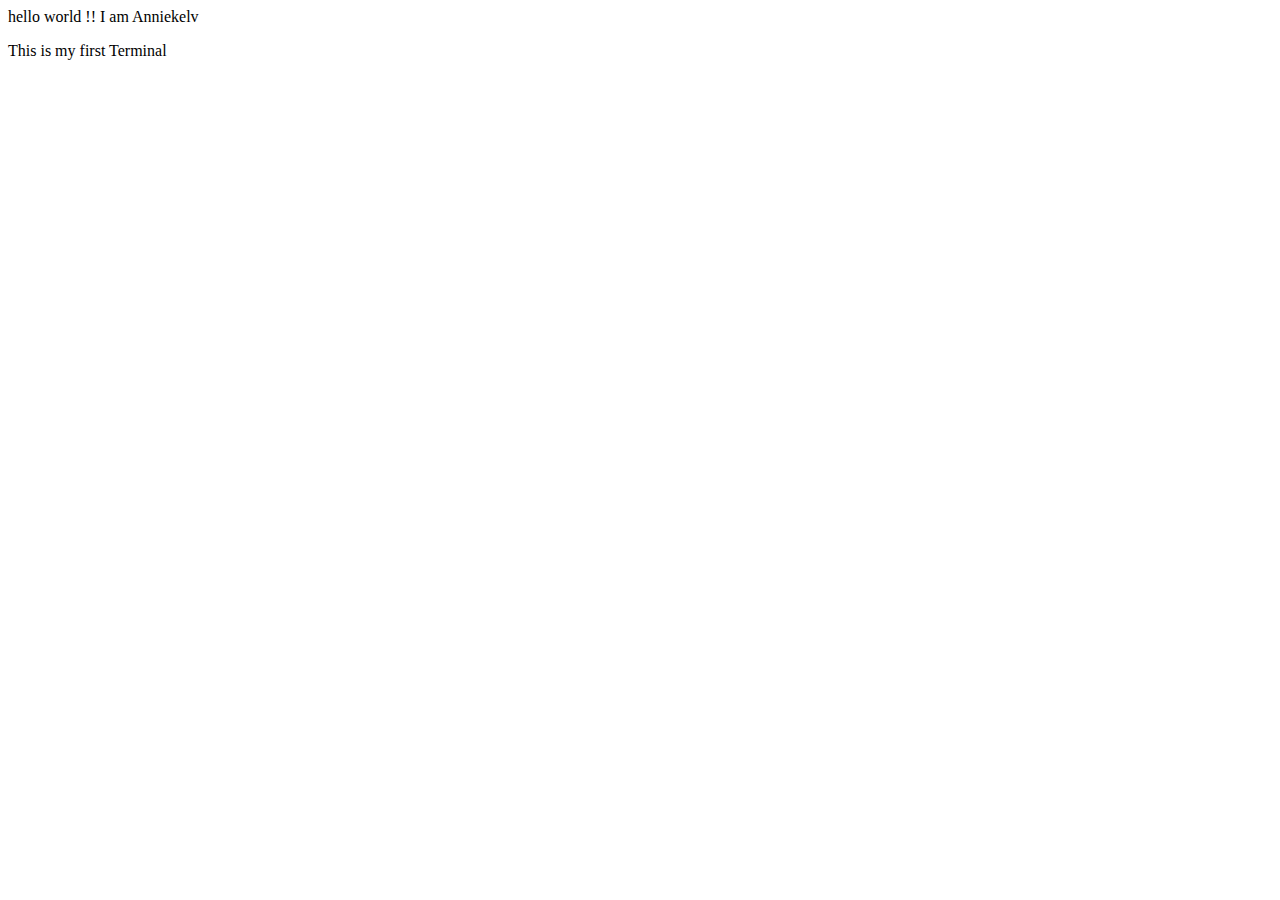
<file: index.html>
<!DOCTYPE html>
<html lang="en" dir="ltr">
  <head>
    <meta charset="utf-8">
    <title>Document</title>
  </head>
  <body>
hello world !!
I am Anniekelv
<p>This is my first Terminal</p>
  </body>
</html>
</file>
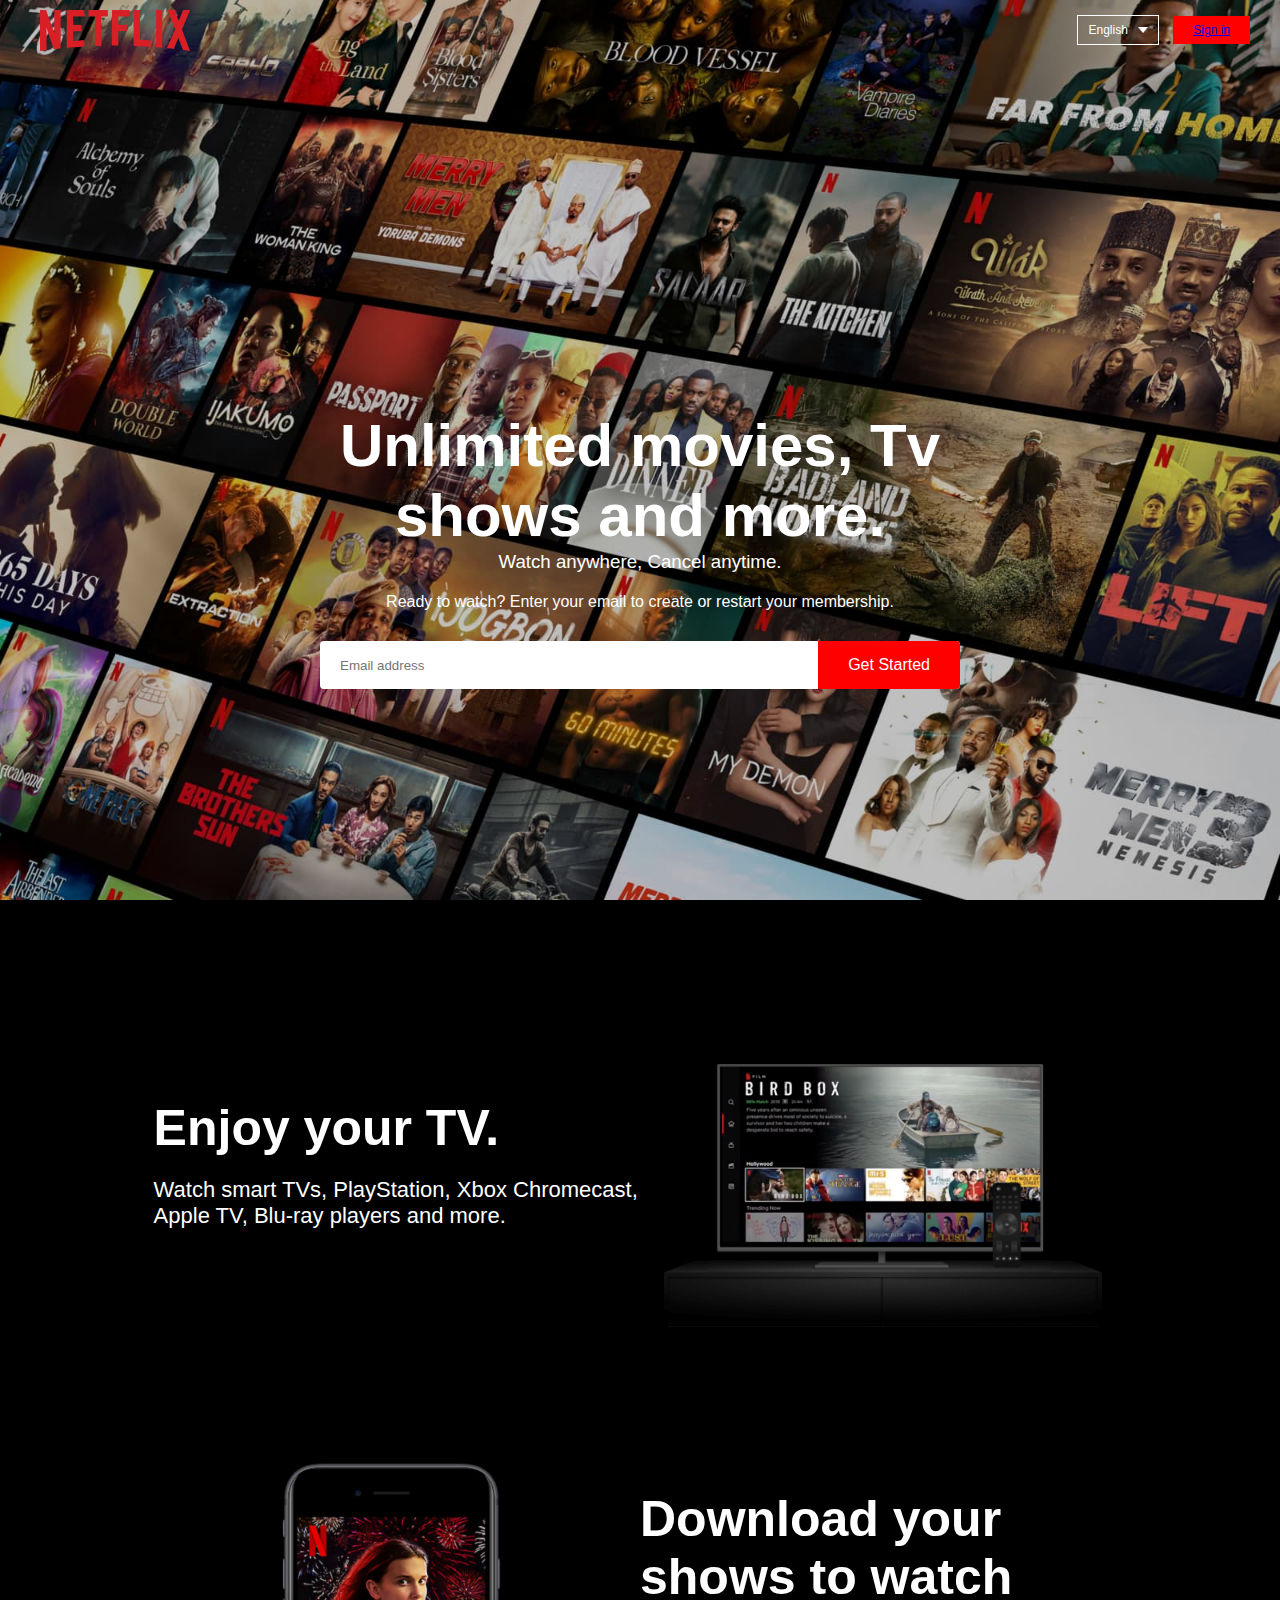
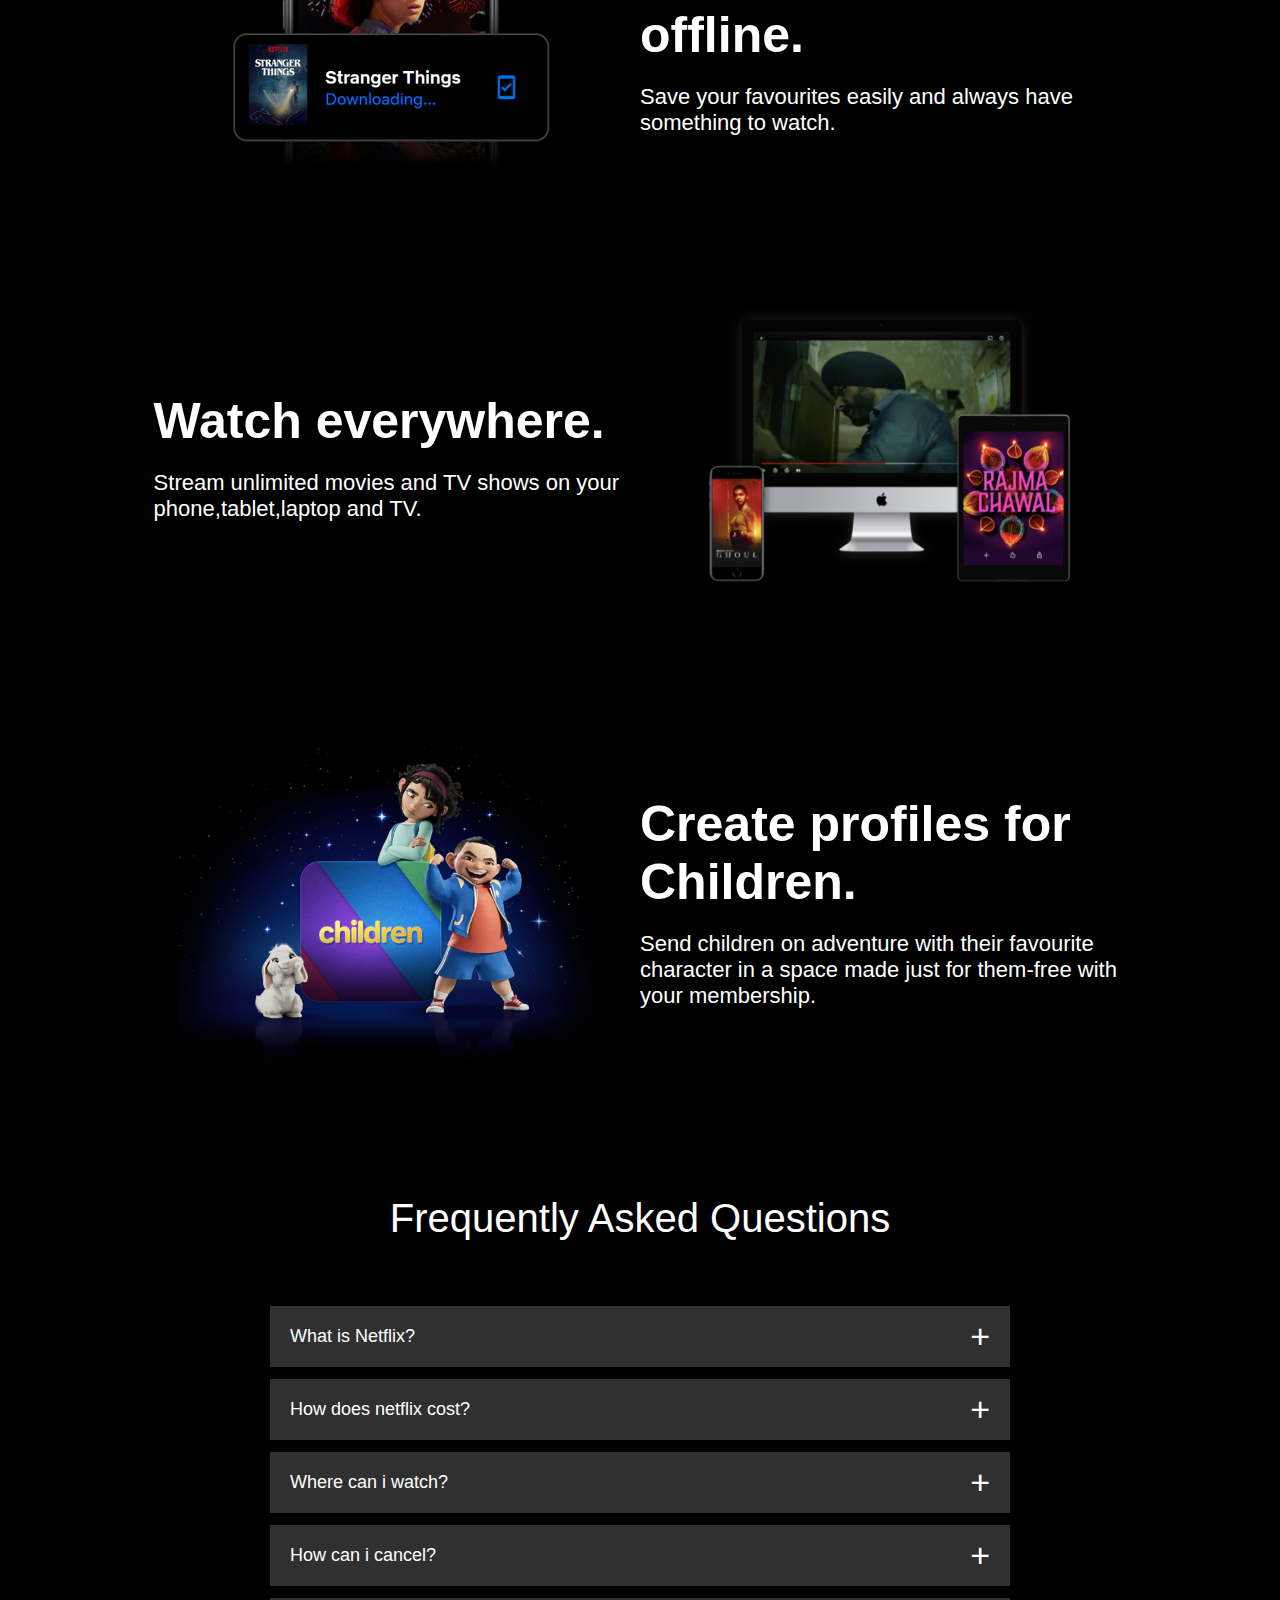
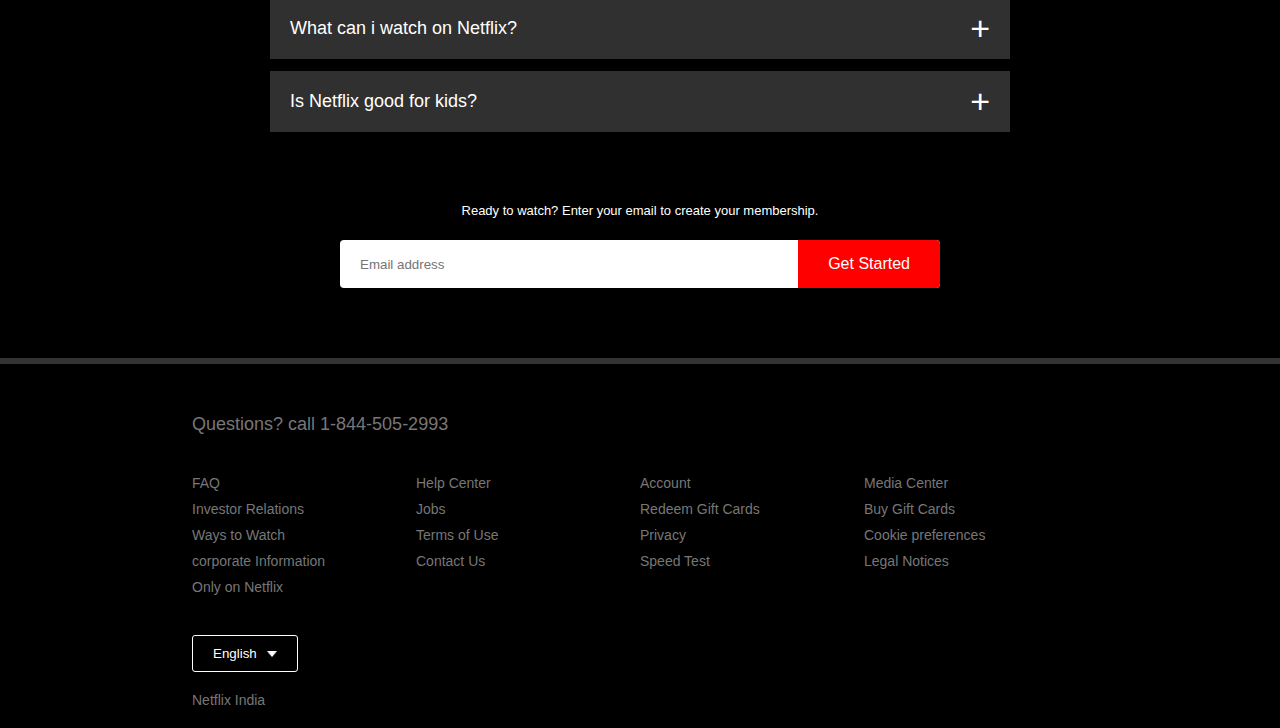
<file: Netflix app/index.html>
<!DOCTYPE html>
<html lang="en">
<head>
    <meta charset="UTF-8">
    <meta name="viewport" content="width=device-width, initial-scale=1.0">
    <title>Netflix Landing page</title>
    <link rel="stylesheet" href="style.css">
</head>
<body>
<div class="header">
 <nav>
<img src="Image/logo.png"  class="logo">
<div>
    <button class="eng">English <img src="Image/down-icon.png" alt=""></button>
    <button class="sign"><a href="Image/login.html">Sign in</a></button>
</div>
 </nav>
 <div class="header-writeups">
<h1>Unlimited movies, Tv shows and more.</h1>
<h3>Watch anywhere, Cancel anytime.</h3>
<p>Ready to watch? Enter your email to create or restart your membership.</p>
<form class="email-sign-up">
    <input type="email" placeholder="Email address" required>
    <button type="submit">Get Started</button>
</form>
 </div>
</div>
<div class="features">

    <div class="row"> 
        <div class="text-wri">
            <h2>Enjoy your TV.</h2>
            <p>Watch smart TVs, PlayStation, Xbox Chromecast, Apple TV, Blu-ray 
            players and more.</p>
        </div>
        <div class="img-wri">
            <img src="Image/feature-1.png" alt="">
        </div>
    </div>

<div class="row">
    <div class="img-wri">
        <img src="Image/feature-2.png" alt="">
    </div>
        <div class="text-wri">
            <h2>Download your shows to watch offline.</h2>
            <p>Save your favourites easily and always have something to watch.</p>
        </div>
    </div>

    <div class="row">
        <div class="text-wri">
            <h2>Watch everywhere.</h2>
            <p>Stream unlimited movies and TV shows on your phone,tablet,laptop and TV.</p>
        </div>
        <div class= "img-wri">
            <img src="Image/feature-3.png" alt="">
        </div>
    </div>

    <div class="row">
        <div class="img-wri">
            <img src="Image/feature-4.png" alt="">
        </div>
        <div class="text-wri">
            <h2>Create profiles for Children.</h2>
            <p>Send children on adventure with their favourite character
                in a space made just for them-free with your membership.</p>
        </div>
    </div>
</div>

<div class="faq">
    <h2>Frequently Asked Questions</h2>
    <ul class="list">
        <li>
            <input type="radio" name="list" id="first">
            <label for="first">What is Netflix?</label>
            <div class="content">
                <p>
                    Netflix is a subscription-based streaming service that allows our members to watch TV shows and movies on an internet-connected device.   
                    Depending on your plan, you can also download TV shows and movies to your iOS, Android, or Windows 10 device and watch without an internet connection.
                    If you're already a member and would like to learn more about using Netflix, visit Getting started with Netflix
                </p>
            </div>
        </li>
        <li>
            <input type="radio" name="list" id="second">
            <label for="second">How does netflix cost?</label>
            <div class="content">
                <p>
                    Netflix costs $6.99 to $22.99 per month, 
                    depending on your subscription plan. It offers three plans: 
                    Standard With Ads, Standard and Premium. 
                    A former popular choice was the Basic plan at $9.99, 
                    but Netflix recently eliminated this option for new or rejoining members 
                    and is beginning to phase it out entirely.
                </p>
            </div>
        </li>
        <li>
            <input type="radio" name="list" id="third">
            <label for="third">Where can i watch?</label>
            <div class="content">
                <p>
                    You can watch Netflix through any internet-connected device 
                    that offers the Netflix app, including smart TVs, 
                    game consoles, streaming media players, set-top boxes, 
                    smartphones, and tablets. You can also watch Netflix on 
                    your computer using an internet browser.
                </p>
            </div>
        </li>
        <li>
            <input type="radio" name="list" id="fourth">
            <label for="fourth">How can i cancel?</label>
            <div class="content">
                <p>
                    Go to netflix.com/cancel plan. <br>
                    Select Finish Cancellation. Your account 
                    will close at the end of your current billing cycle, 
                    and you won't be charged again.
                </p>
            </div>
        </li>
        <li>
            <input type="radio" name="list" id="fifth">
            <label for="fifth">What can i watch on Netflix?</label>
            <div class="content">
                <p>
                    Netflix is a streaming service that offers a wide variety of award-winning TV shows, movies, anime, 
                    documentaries, and more on thousands of internet-connected devices. You can watch as much as you want, 
                    whenever you want all for one low monthly price.
                </p>
            </div>
        </li>
        <li>
            <input type="radio" name="list" id="sixth">
            <label for="sixth">Is Netflix good for kids?</label>
            <div class="content">
                <p>
                    Netflix comes with a set of controls called 
                    'Parental Controls' that come with settings that 
                    enable parents to ensure that their kids watch 
                    only the right set of videos. 
                </p>
            </div>
        </li>
    </ul>
    <small>Ready to watch? Enter your email to create your membership.</small>
    <form class="email-sign-up">
        <input type="email" placeholder="Email address" required>
        <button type="submit">Get Started</button>
    </form>
</div>
<div class="footer">
    <h2>Questions? call  1-844-505-2993</h2>

    <div class="row">
        <div class="column">
            <a href="">FAQ</a>
            <a href="">Investor Relations</a>
            <a href="">Ways to Watch</a>
            <a href="">corporate Information</a>
            <a href="">Only on Netflix</a>
        </div>
        <div class="column">
            <a href="">Help Center</a>
            <a href="">Jobs</a>
            <a href="">Terms of Use</a>
            <a href="">Contact Us</a>
        </div>
        <div class="column">
            <a href="">Account</a>
            <a href="">Redeem Gift Cards</a>
            <a href="">Privacy</a>
            <a href="">Speed Test</a>
        </div>
        <div class="column">
            <a href="">Media Center</a>
            <a href="">Buy Gift Cards</a>
            <a href="">Cookie preferences</a>
            <a href="">Legal Notices</a>
        </div>
    </div>
    <button class="eng">English <img src="Image/down-icon.png" alt=""></button>
   <p class="copyright">Netflix India</p>
</div>
</body>
</html>
</file>
<file: Netflix app/style.css>
*{
    margin: 0;
    padding: 0;
    font-family: "poppins" , sans-serif;
    box-sizing: border-box;
}
body{
    background-color: black;
    color: white;
}
.header{
    width: 100%;
    height: 100vh;
    
    background-image: url(Image/header-image.jpeg);
    background-size: cover;
    background-position: center;
    padding: 10px , 8%;
    position: relative;
    backdrop-filter: drop-shadow(78px 70px 100px black);
    
}
nav{
    display: flex;
    align-items: center;
    justify-content: space-between;
    padding: 10px 0;
}
.logo{
    width: 150px;
    cursor: pointer;
    position: relative;
    left: 40px;

}
nav button{
    background-color: red;
    color: white;
    border: 0;
    outline: 0;
    padding: 7px 20px;
    font-size: 12px;
    /* border-radius: 4px; */
    margin-left: 10px;
    cursor: pointer;
    position: relative;
    right: 30px;
}
.eng{
    display: inline-flex;
    align-items: center;
    background: transparent;
    border: 1px solid white;
    padding: 7px 10px;
}
  .eng img{
    margin-left: 10px;
    width: 10px;
  }
  .header-writeups{
    position: absolute;
    top: 50%;
    left: 50%;
    transform: translate(-50%, -50%);
    text-align: center;
    margin-top: 100px;
  }
  .header-writeups h1{
    font-size: 60px;
    line-height: 70px;
    font-weight: 600;
    max-width: 650px;
  }
  .header-writeups h3{
    font-weight: 400;
    margin-bottom: 20px;
  }
  .email-sign-up{
    background: #fff;
    border-radius: 4px;
    display: flex;
    align-items: center;
    margin-top: 30px;
    overflow: hidden;
  }
    .email-sign-up input {
        flex: 1;
        outline: 0;
        border: 0;
        margin-left: 20px;
    }
    .email-sign-up button{
        background: red;
        border: 0;
        outline: 0;
        color: #fff;
        font-size: 16px;
        cursor: pointer;
        padding: 15px 30px;

    }




    /* ------Features */
    .features{
        padding: 50px 12%;
        font-size: 22px;
    }
.row{
    display: flex;
    width: 100%;
    align-items: center;
    flex-wrap: wrap;
    padding: 50px 0;
}
.text-wri{
flex-basis: 50%;
margin-bottom: 20px;
}
.img-wri{
  flex-basis: 50%;
  margin-bottom: 20px;
}
.img-wri img{
  display: block;
  width: 90%;
  margin: auto;
}
.features h2{
  font-size: 50px;
  font-weight: 600;
  margin-bottom: 20px;
}

/* --------Faq-------- */
.faq{
  padding: 10px 12%;
  text-align: center;
  font-size: 18px;
}
.faq h2{
  font-weight: 500;
  font-size: 40px;
}
.list{
  margin: 60px auto;
  width: 100%;
  max-width: 750px;
}
.list li{
  list-style: none;
  width: 100%;
  padding: 5px;
}
.list li label{
  display: flex;
  align-items: center;
  padding: 20px;
  font-size: 18px;
  font-weight: 500;
  background: #303030;
  margin-bottom: 2px;
  cursor: pointer;
  position: relative;
}
label::after{
  content: '+';
  font-size: 34px;
  position: absolute;
  right: 20px;
}
input[type = "radio"]{
  display: none;
}
.list .content{
  background: #303030;
  text-align: left;
  padding: 0 20px;
  max-height: 0;
  overflow: hidden;
  transition: max-height 0.5s padding 0.5s;
}
.list input[type = "radio"]:checked + label + .content{
  max-height: 600px;
  padding: 30px 20px;

}
.faq .email-sign-up{
  max-width: 600px;
  margin: 20px auto 60px;

}

.faq small{
font-size: 13px;
} 

/* footer */
.footer{
  padding: 50px 15% 10px;
  border-top: 6px solid #333;
  color: #777;
}
.footer h2{
  font-size: 18px;
  font-weight: 400;
  margin-bottom: 30px;
}
 .footer .column{
  flex-basis: 25%;
  flex-grow: 1;
  margin-bottom: 20px;
 }
 
 .footer .column a{
  display: block;
  text-decoration: none;
  color: #777;
  font-size: 14px;
  margin-bottom: 10px;
 }

 .footer .row{
  align-items: flex-start;
  padding: 10px 0;
 }

 .footer .eng{
  color: #fff;
  padding: 10px 20px;
  border-radius: 3px;
 }
 .copyright{
  font-size: 14px;
  margin-top: 20px;
  margin-bottom: 10px;
 }
/* sign-up page  */

.login_form{
  background-image: linear-gradient(45deg, rgba(0, 0 ,0,0), rgba(0,0,0,0)), url(Image/header-image.jpeg);
  width: 100%;
  height: 100vh;
}

 /* --------media queries for small screens------- */
 @media only screen and (max-width:600px){
  .logo {
    width: 100px
  }
  .nav button{
    padding: 5px 10px;
  } 
  nav .eng{
    padding: 4px 8px;
  }
 .header-writups{
  position: unset;
  padding-top: 150px;
  transform: none;
 }
 .header-writups h1{
  font-size: 30px;
 }
  .email-sign-up{
    font-size: 12px;
    padding: 10px 15px;
  }
  body{
    cursor: default;
  }
  .footer .column{
    margin-left: 2rem;
    
  }
 }
</file>
